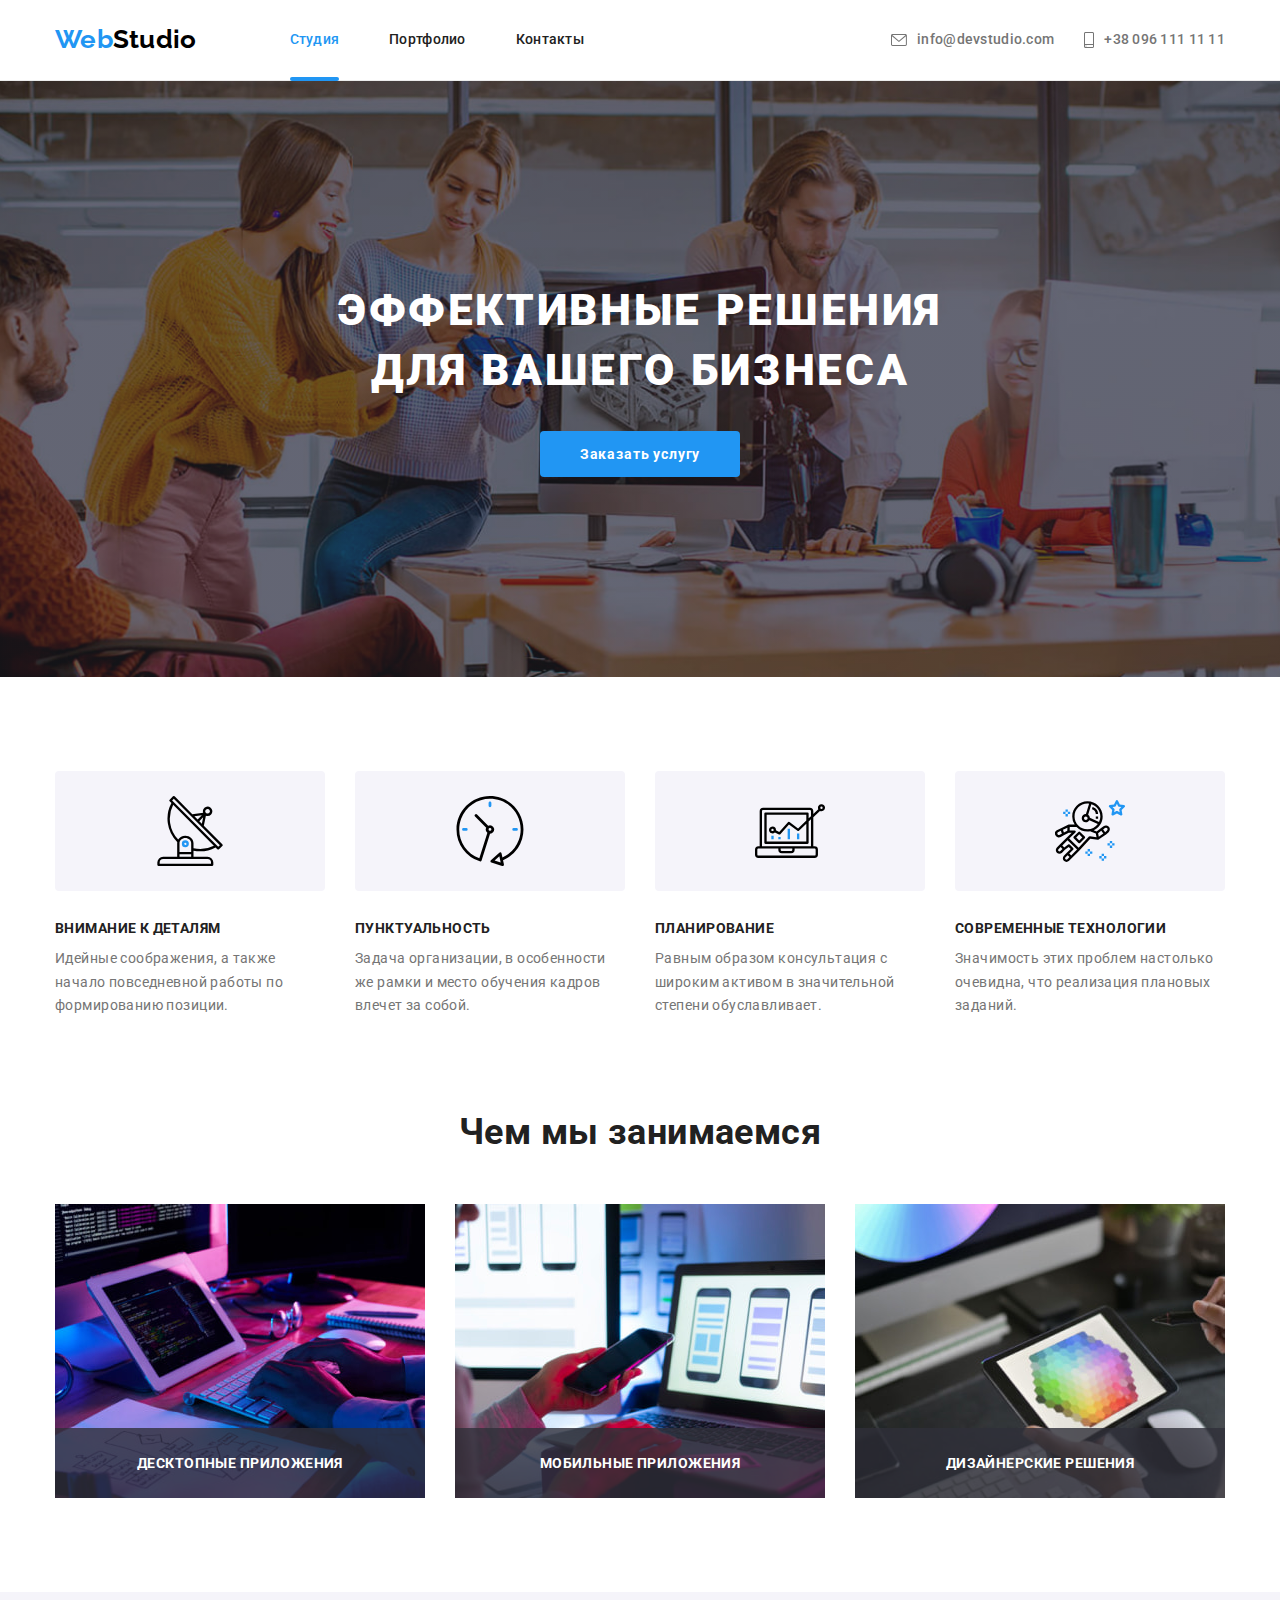
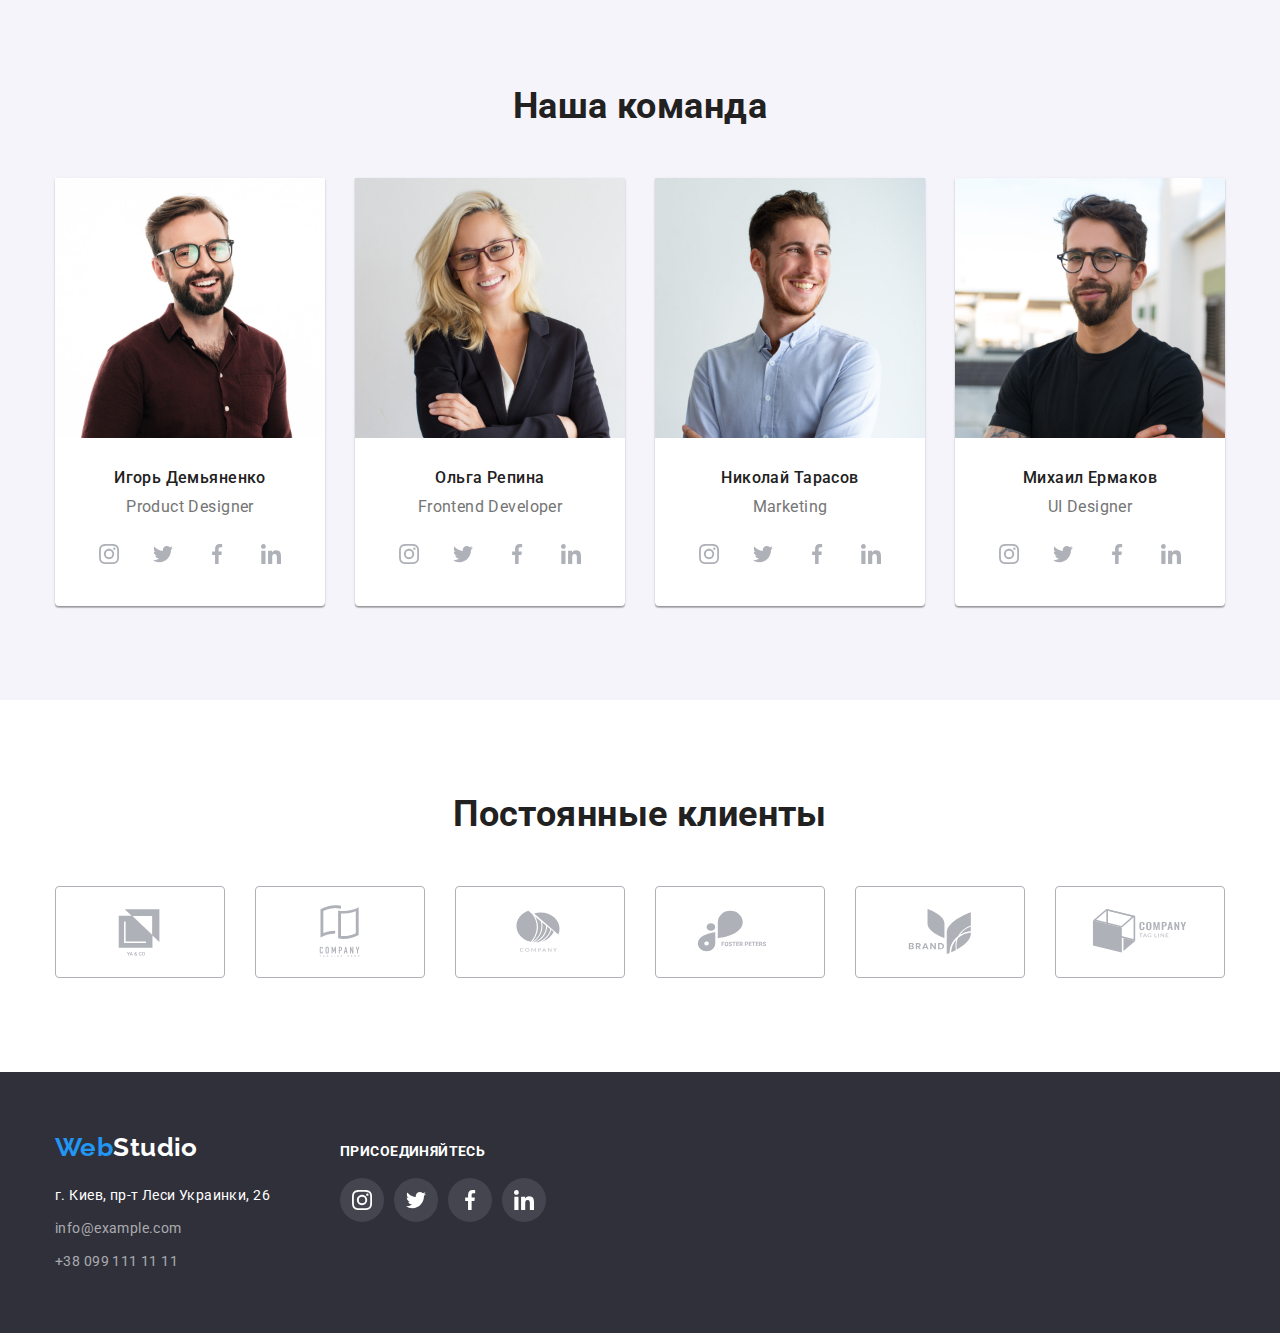
<file: index.html>
<!DOCTYPE html>
<html lang="ru">
  <head>
    <meta charset="UTF-8" />
    <meta http-equiv="X-UA-Compatible" content="IE=edge" />
    <meta name="viewport" content="width=device-width, initial-scale=1.0" />
    <title>Студия</title>
    <link rel="preconnect" href="https://fonts.gstatic.com" />
    <link
      href="https://fonts.googleapis.com/css2?family=Roboto:wght@400;500;700;900&family=Raleway:wght@700&display=swap"
      rel="stylesheet"
    />
    <link
      rel="stylesheet"
      href="https://cdn.jsdelivr.net/npm/modern-normalize@1.1.0/modern-normalize.min.css"
    />
    <link rel="stylesheet" href="./css/styles.css" />
  </head>
  <body>
    <!-- Page top -->
    <header class="page-header">
      <div class="container">
        <a class="logo link" href="./index.html" lang="en">
          <span class="logo-web">Web</span>Studio</a
        >
        <!-- Main navigation -->
        <nav class="site-nav">
          <ul class="site-nav-list list">
            <li class="nav-item">
              <a class="nav-link link current" href="./index.html">Студия</a>
            </li>
            <li class="nav-item">
              <a class="nav-link link" href="./portfolio.html">Портфолио</a>
            </li>
            <li class="nav-item">
              <a class="nav-link link" href="">Контакты</a>
            </li>
          </ul>
        </nav>
        <!-- Contacts -->
        <ul class="contact-header list">
          <li class="contact-item">
            <a class="contact-header-link link" href="mailto:info@devstudio.com">
              <svg class="contact-icon" width="16" height="12">
                <use href="./images/sprite.svg#mail"></use>
              </svg>
              info@devstudio.com
            </a>
          </li>
          <li class="contact-item">
            <a class="contact-header-link link" href="tel:+380961111111">
              <svg class="contact-icon" width="10" height="16">
                <use href="./images/sprite.svg#smartphone"></use>
              </svg>
              +38 096 111 11 11
            </a>
          </li>
        </ul>
      </div>
    </header>
    <!-- Unique content -->
    <main>
      <!-- Hero -->
      <section class="hero">
        <div class="container">
          <h1 class="hero-title centered">
            Эффективные решения <br />
            для вашего бизнеса
          </h1>
          <button class="hero-btn" type="button" data-modal-open>Заказать услугу</button>
          <!-- Modal window -->
          <div class="backdrop is-hidden" data-modal>
          <div class="modal-wrapper">
          <button class="modal-btn" type="button" data-modal-close>
            <svg class="close-btn" width="18" height="18">
              <use href="./images/sprite.svg#close-btn"></use>
            </svg>
          </button>
          </div>
          </div>
        </div>
      </section>
      <!-- Benefits -->
      <section class="benefits section">
        <div class="container">
          <h2 class="visually-hidden">Преимущества</h2>
          <ul class="benefits-list list">
            <li class="benefits-item">
              <div class="benefits-icon-container">
                <svg class="benefits-icon" width="70" height="70">
                  <use href="./images/sprite.svg#antena"></use>
                </svg>
              </div>
              <h3 class="benefits-item-title">Внимание к деталям</h3>
              <p class="benefits-item-text">
                Идейные соображения, а также начало повседневной работы по формированию позиции.
              </p>
            </li>
            <li class="benefits-item">
              <div class="benefits-icon-container">
                <svg class="benefits-icon" width="70" height="70">
                  <use href="./images/sprite.svg#clock"></use>
                </svg>
              </div>
              <h3 class="benefits-item-title">Пунктуальность</h3>
              <p class="benefits-item-text">
                Задача организации, в особенности же рамки и место обучения кадров влечет за собой.
              </p>
            </li>
            <li class="benefits-item">
              <div class="benefits-icon-container">
                <svg class="benefits-icon" width="70" height="70">
                  <use href="./images/sprite.svg#diagram"></use>
                </svg>
              </div>
              <h3 class="benefits-item-title">Планирование</h3>
              <p class="benefits-item-text">
                Равным образом консультация с широким активом в значительной степени обуславливает.
              </p>
            </li>
            <li class="benefits-item">
              <div class="benefits-icon-container">
                <svg class="benefits-icon" width="70" height="70">
                  <use href="./images/sprite.svg#astronaut"></use>
                </svg>
              </div>
              <h3 class="benefits-item-title">Современные технологии</h3>
              <p class="benefits-item-text">
                Значимость этих проблем настолько очевидна, что реализация плановых заданий.
              </p>
            </li>
          </ul>
        </div>
      </section>
      <!-- What we do -->
      <section class="what-we-do section">
        <div class="container">
          <h2 class="what-we-do-title centered">Чем мы занимаемся</h2>
          <ul class="what-we-do-list list">
            <li class="what-we-do-item">
              <img
                class="what-we-do-img"
                src="./images/What-we-do/coding.jpg"
                alt="Вёрстка сайта"
                width="370"
                height="294"
              />
              <p class="what-we-do-description">Десктопные приложения</p>
            </li>
            <li class="what-we-do-item">
              <img
                class="what-we-do-img"
                src="./images/What-we-do/mobile-app.jpg"
                alt="Разработка мобильных приложений"
                width="370"
                height="294"
              />
              <p class="what-we-do-description">Мобильные приложения</p>
            </li>
            <li class="what-we-do-item">
              <img
                class="what-we-do-img"
                src="./images/What-we-do/design.jpg"
                alt="Разработка дизайна"
                width="370"
                height="294"
              />
              <p class="what-we-do-description">Дизайнерские решения</p>
            </li>
          </ul>
        </div>
      </section>
      <!-- Our team -->
      <section class="team section">
        <div class="container">
          <h2 class="team-title centered">Наша команда</h2>
          <ul class="team-list list">
            <li class="team-item">
              <img
                class="team-item-photo"
                src="./images/Our-team/ihor-demyanenko.jpg"
                alt="Улыбающийся брюнет с бородой и в очках"
                width="270"
                height="260"
              />
              <div class="team-info-box">
                <h3 class="team-item-name centered">Игорь Демьяненко</h3>
                <p class="team-item-prof centered" lang="en">Product Designer</p>
                <ul class="team-social-list list">
                  <li class="social-item">
                    <a class="social-link" href="" aria-label="instagram">
                      <svg class="social-icon" width="20" height="20">
                        <use href="./images/sprite.svg#instagram"></use>
                      </svg>
                    </a>
                  </li>
                  <li class="social-item">
                    <a class="social-link" href="" aria-label="twitter">
                      <svg class="social-icon" width="20" height="20">
                        <use href="./images/sprite.svg#twitter"></use>
                      </svg>
                    </a>
                  </li>
                  <li class="social-item">
                    <a class="social-link" href="" aria-label="facebook">
                      <svg class="social-icon" width="20" height="20">
                        <use href="./images/sprite.svg#facebook"></use>
                      </svg>
                    </a>
                  </li>
                  <li class="social-item">
                    <a class="social-link" href="" aria-label="linkedin">
                      <svg class="social-icon" width="20" height="20">
                        <use href="./images/sprite.svg#linkedin"></use>
                      </svg>
                    </a>
                  </li>
                </ul>
              </div>
            </li>
            <li class="team-item">
              <img
                class="team-item-photo"
                src="./images/Our-team/olha-repina.jpg"
                alt="Улыбающаяся блондинка в очках"
                width="270"
                height="260"
              />
              <div class="team-info-box">
                <h3 class="team-item-name centered">Ольга Репина</h3>
                <p class="team-item-prof centered" lang="en">Frontend Developer</p>
                <ul class="team-social-list list">
                  <li class="social-item">
                    <a class="social-link" href="">
                      <svg class="social-icon" width="20" height="20">
                        <use href="./images/sprite.svg#instagram"></use>
                      </svg>
                    </a>
                  </li>
                  <li class="social-item">
                    <a class="social-link" href="" aria-label="twitter">
                      <svg class="social-icon" width="20" height="20">
                        <use href="./images/sprite.svg#twitter"></use>
                      </svg>
                    </a>
                  </li>
                  <li class="social-item">
                    <a class="social-link" href="" aria-label="facebook">
                      <svg class="social-icon" width="20" height="20">
                        <use href="./images/sprite.svg#facebook"></use>
                      </svg>
                    </a>
                  </li>
                  <li class="social-item">
                    <a class="social-link" href="" aria-label="linkedin">
                      <svg class="social-icon" width="20" height="20">
                        <use href="./images/sprite.svg#linkedin"></use>
                      </svg>
                    </a>
                  </li>
                </ul>
              </div>
            </li>
            <li class="team-item">
              <img
                class="team-item-photo"
                src="./images/Our-team/nikolai-tarasov.jpg"
                alt="Улыбающийся брюнет"
                width="270"
                height="260"
              />
              <div class="team-info-box">
                <h3 class="team-item-name centered">Николай Тарасов</h3>
                <p class="team-item-prof centered" lang="en">Marketing</p>
                <ul class="team-social-list list">
                  <li class="social-item">
                    <a class="social-link" href="" aria-label="instagram">
                      <svg class="social-icon" width="20" height="20">
                        <use href="./images/sprite.svg#instagram"></use>
                      </svg>
                    </a>
                  </li>
                  <li class="social-item">
                    <a class="social-link" href="" aria-label="twitter">
                      <svg class="social-icon" width="20" height="20">
                        <use href="./images/sprite.svg#twitter"></use>
                      </svg>
                    </a>
                  </li>
                  <li class="social-item">
                    <a class="social-link" href="" aria-label="facebook">
                      <svg class="social-icon" width="20" height="20">
                        <use href="./images/sprite.svg#facebook"></use>
                      </svg>
                    </a>
                  </li>
                  <li class="social-item">
                    <a class="social-link" href="" aria-label="linkedin">
                      <svg class="social-icon" width="20" height="20">
                        <use href="./images/sprite.svg#linkedin"></use>
                      </svg>
                    </a>
                  </li>
                </ul>
              </div>
            </li>
            <li class="team-item">
              <img
                class="team-item-photo"
                src="./images/Our-team/mihail-yermakov.jpg"
                alt="Ухмыляющийся брюнет"
                width="270"
                height="260"
              />
              <div class="team-info-box">
                <h3 class="team-item-name centered">Михаил Ермаков</h3>
                <p class="team-item-prof centered" lang="en">UI Designer</p>
                <ul class="team-social-list list">
                  <li class="social-item">
                    <a class="social-link" href="" aria-label="instagram">
                      <svg class="social-icon" width="20" height="20">
                        <use href="./images/sprite.svg#instagram"></use>
                      </svg>
                    </a>
                  </li>
                  <li class="social-item">
                    <a class="social-link" href="" aria-label="twitter">
                      <svg class="social-icon" width="20" height="20">
                        <use href="./images/sprite.svg#twitter"></use>
                      </svg>
                    </a>
                  </li>
                  <li class="social-item">
                    <a class="social-link" href="" aria-label="facebook">
                      <svg class="social-icon" width="20" height="20">
                        <use href="./images/sprite.svg#facebook"></use>
                      </svg>
                    </a>
                  </li>
                  <li class="social-item">
                    <a class="social-link" href="" aria-label="linkedin">
                      <svg class="social-icon" width="20" height="20">
                        <use href="./images/sprite.svg#linkedin"></use>
                      </svg>
                    </a>
                  </li>
                </ul>
              </div>
            </li>
          </ul>
        </div>
      </section>
      <!-- Clients -->
      <section class="clients section">
        <div class="container">
          <h2 class="clients-title centered">Постоянные клиенты</h2>
          <ul class="clients-list list">
            <li class="clients-item">
              <a class="clients-link" href="#">
                <svg class="clients-icon" width="106" height="60">
                  <use href="./images/sprite.svg#Logo1"></use>
                </svg>
              </a>
            </li>
            <li class="clients-item">
              <a class="clients-link" href="#">
                <svg class="clients-icon" width="106" height="60">
                  <use href="./images/sprite.svg#Logo2"></use>
                </svg>
              </a>
            </li>
            <li class="clients-item">
              <a class="clients-link" href="#">
                <svg class="clients-icon" width="106" height="60">
                  <use href="./images/sprite.svg#Logo3"></use>
                </svg>
              </a>
            </li>
            <li class="clients-item">
              <a class="clients-link" href="#">
                <svg class="clients-icon" width="106" height="60">
                  <use href="./images/sprite.svg#Logo4"></use>
                </svg>
              </a>
            </li>
            <li class="clients-item">
              <a class="clients-link" href="#">
                <svg class="clients-icon" width="106" height="60">
                  <use href="./images/sprite.svg#Logo5"></use>
                </svg>
              </a>
            </li>
            <li class="clients-item">
              <a class="clients-link" href="#">
                <svg class="clients-icon" width="106" height="60">
                  <use href="./images/sprite.svg#Logo6"></use>
                </svg>
              </a>
            </li>
          </ul>
        </div>
      </section>
    </main>
    <!-- Footer -->
    <footer class="footer">
      <div class="footer-container container">
        <div class="footer-contacts">
          <a class="logo-footer link" href="./index.html" lang="en">
            <span class="logo-web">Web</span>Studio</a
          >
          <address class="contacts-footer">
            <ul class="footer-list list">
              <li class="footer-address">г. Киев, пр-т Леси Украинки, 26</li>
              <li class="footer-list-item mail">
                <a class="footer-contact-link link" href="mailto:info@example.com"
                  >info@example.com</a
                >
              </li>
              <li class="footer-list-item phone">
                <a class="footer-contact-link link" href="tel:+380991111111">+38 099 111 11 11</a>
              </li>
            </ul>
          </address>
        </div>

        <!-- Footer social -->

        <div class="footer-social">
          <p class="social-text">Присоединяйтесь</p>
          <ul class="footer-social-list list">
            <li class="footer-social-item">
              <a class="footer-social-link" href="" aria-label="instagram">
                <svg class="social-icon" width="20" height="20">
                  <use href="./images/sprite.svg#instagram"></use>
                </svg>
              </a>
            </li>
            <li class="footer-social-item">
              <a class="footer-social-link" href="" aria-label="twitter">
                <svg class="social-icon" width="20" height="20">
                  <use href="./images/sprite.svg#twitter"></use>
                </svg>
              </a>
            </li>
            <li class="footer-social-item">
              <a class="footer-social-link" href="" aria-label="facebook">
                <svg class="social-icon" width="20" height="20">
                  <use href="./images/sprite.svg#facebook"></use>
                </svg>
              </a>
            </li>
            <li class="footer-social-item">
              <a class="footer-social-link" href="" aria-label="linkedin">
                <svg class="social-icon" width="20" height="20">
                  <use href="./images/sprite.svg#linkedin"></use>
                </svg>
              </a>
            </li>
          </ul>
        </div>
      </div>
    </footer>
    <script src="./js/modal.js"></script>
  </body>
</html>
</file>
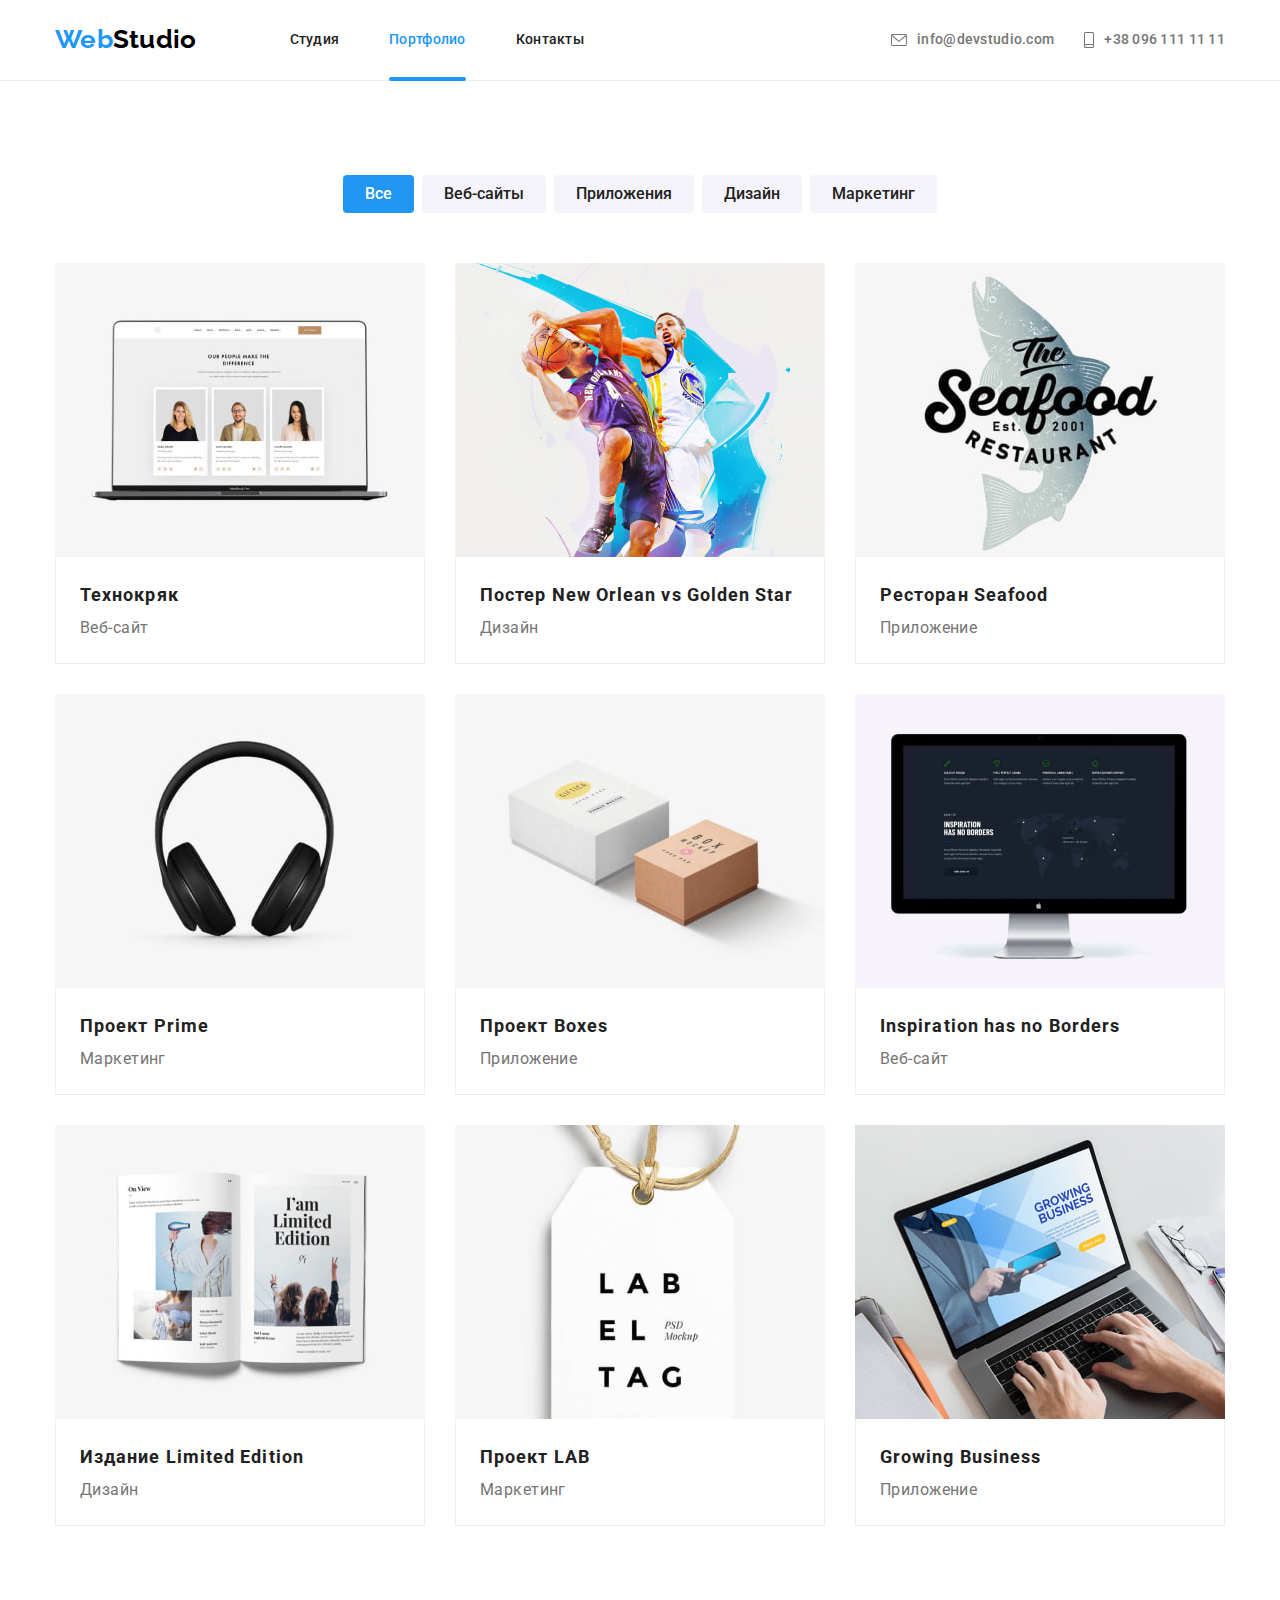
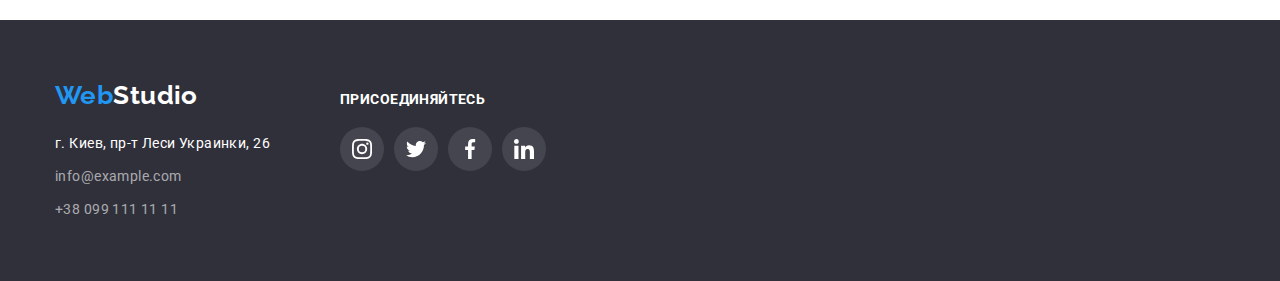
<file: portfolio.html>
<!DOCTYPE html>
<html lang="ru">
  <head>
    <meta charset="UTF-8" />
    <meta http-equiv="X-UA-Compatible" content="IE=edge" />
    <meta name="viewport" content="width=device-width, initial-scale=1.0" />
    <title>Портфолио</title>
    <link rel="preconnect" href="https://fonts.gstatic.com" />
    <link
      href="https://fonts.googleapis.com/css2?family=Roboto:wght@400;500;700;900&family=Raleway:wght@700&display=swap"
      rel="stylesheet"
    />
    <link
      rel="stylesheet"
      href="https://cdn.jsdelivr.net/npm/modern-normalize@1.1.0/modern-normalize.min.css"
    />
    <link rel="stylesheet" href="./css/styles.css" />
  </head>
  <body>
    <!-- Page top -->
   <header class="page-header">
      <div class="container">
        <a class="logo link" href="./index.html" lang="en">
          <span class="logo-web">Web</span>Studio</a
        >
        <!-- Main navigation -->
        <nav class="site-nav">
          <ul class="site-nav-list list">
            <li class="nav-item">
              <a class="nav-link link" href="./index.html">Студия</a>
            </li>
            <li class="nav-item">
              <a class="nav-link link current" href="./portfolio.html">Портфолио</a>
            </li>
            <li class="nav-item">
              <a class="nav-link link" href="">Контакты</a>
            </li>
          </ul>
        </nav>
        <!-- Contacts -->
        <ul class="contact-header list">
          <li class="contact-item">
            <a class="contact-header-link link" href="mailto:info@devstudio.com">
              <svg class="contact-icon" width="16" height="12">
                <use href="./images/sprite.svg#mail"></use>
              </svg>
              info@devstudio.com
            </a>
          </li>
          <li class="contact-item">
            <a class="contact-header-link link" href="tel:+380961111111">
              <svg class="contact-icon" width="10" height="16">
                <use href="./images/sprite.svg#smartphone"></use>
              </svg>
              +38 096 111 11 11
            </a>
          </li>
        </ul>
      </div>
    </header>
    <main class="portfolio-page">
      <!-- Portfolio -->
      <section class="portfolio section">
        <div class="container">
          <h1 class="visually-hidden">Portfolio</h1>
          <!-- Filter -->
          <ul class="filter-list list">
            <!-- цвет фона, цвет текста, ховер, фокус -->
            <li class="filter-item"><button class="filter-btn all" type="button">Все</button></li>
            <li class="filter-item">
              <button class="filter-btn wed-sites" type="button">Веб-сайты</button>
            </li>
            <li class="filter-item">
              <button class="filter-btn apps" type="button">Приложения</button>
            </li>
            <li class="filter-item">
              <button class="filter-btn design" type="button">Дизайн</button>
            </li>
            <li class="filter-item">
              <button class="filter-btn marketing" type="button">Маркетинг</button>
            </li>
          </ul>
          <!-- Projects -->
          <ul class="projects-list list">
            <li class="projects-item">
              <a class="projects-link link" href="#">
                <div class="projects-overlay">
                  <img class="projects-photo"
                  src="./images/projects/technokriak.jpg"
                  alt="Технокряк"
                  width="370"
                  height="294"
                />
                <p class="projects-description">
                  Ресурс предлагает комплексные предложения с разным уровнем функционала и сервисов. 
                  Все это позволит посетителю получить исчерпывающие сведения о компании или частном лице.
                </p>
                </div>
                <div class="projects-text">
                  <h2 class="projects-subtitle">Технокряк</h2>
                  <p class="projects-type">Веб-сайт</p>
                </div>
              </a>  
            </li>
            <li class="projects-item">
              <a class="projects-link link" href="#">
                <div class="projects-overlay">
                <img class="projects-photo"
                  src="./images/projects/poster-new-orlean.jpg"
                  alt="Баскетболисты"
                  width="370"
                  height="294"
                />
                <p class="projects-description">
                  Ресурс предлагает комплексные предложения с разным уровнем функционала и сервисов. 
                  Все это позволит посетителю получить исчерпывающие сведения о компании или частном лице.
                </p>
                </div>
                <div class="projects-text">
                  <h2 class="projects-subtitle">
                    Постер <span lang="en">New Orlean vs Golden Star</span>
                  </h2>
                  <p class="projects-type">Дизайн</p>
                </div>
              </a>
            </li>
            <li class="projects-item">
              <a class="projects-link link" href="#">
                <div class="projects-overlay">
                <img class="projects-photo"
                  src="./images/projects/app-seefood.jpg"
                  alt="Логотип ресторана"
                  width="370"
                  height="294"
                />
                <p class="projects-description">
                  Ресурс предлагает комплексные предложения с разным уровнем функционала и сервисов. 
                  Все это позволит посетителю получить исчерпывающие сведения о компании или частном лице.
                </p>
                </div>
                <div class="projects-text">
                  <h2 class="projects-subtitle">Ресторан <span lang="en">Seafood</span></h2>
                  <p class="projects-type">Приложение</p>
                </div>
              </a>
            </li>
            <li class="projects-item">
              <a class="projects-link link" href="#">
                <div class="projects-overlay">
                <img class="projects-photo"
                  src="./images/projects/project-prime.jpg"
                  alt="Логотип"
                  width="370"
                  height="294"
                />
                <p class="projects-description">
                  Ресурс предлагает комплексные предложения с разным уровнем функционала и сервисов. 
                  Все это позволит посетителю получить исчерпывающие сведения о компании или частном лице.
                </p>
                </div>
                <div class="projects-text">
                  <h2 class="projects-subtitle">Проект <span lang="uk">Prime</span></h2>
                  <p class="projects-type">Маркетинг</p>
                </div>
              </a>
            </li>
            <li class="projects-item">
              <a class="projects-link link" href="#">
                <div class="projects-overlay">
                <img class="projects-photo"
                  src="./images/projects/app-boxes.jpg"
                  alt="Логотип"
                  width="370"
                  height="294"
                />
                <p class="projects-description">
                  Ресурс предлагает комплексные предложения с разным уровнем функционала и сервисов. 
                  Все это позволит посетителю получить исчерпывающие сведения о компании или частном лице.
                </p>
                </div>
                <div class="projects-text">
                  <h2 class="projects-subtitle">Проект <span lang="en">Boxes</span></h2>
                  <p class="projects-type">Приложение</p>
                </div>
              </a>
            </li>
            <li class="projects-item">
              <a class="projects-link link" href="#">
                <div class="projects-overlay">
                <img class="projects-photo"
                  src="./images/projects/inspiration.jpg"
                  alt="Логотип"
                  width="370"
                  height="294"
                />
                <p class="projects-description">
                  Ресурс предлагает комплексные предложения с разным уровнем функционала и сервисов. 
                  Все это позволит посетителю получить исчерпывающие сведения о компании или частном лице.
                </p>
                </div>
                <div class="projects-text">
                  <h2 class="projects-subtitle" lang="en">Inspiration has no Borders</h2>
                  <p class="projects-type">Веб-сайт</p>
                </div>
              </a>
            </li>
            <li class="projects-item">
              <a class="projects-link link" href="#">
                <div class="projects-overlay">
                <img class="projects-photo"
                  src="./images/projects/limited-edition.jpg"
                  alt="Логотип"
                  width="370"
                  height="294"
                />
                <p class="projects-description">
                  Ресурс предлагает комплексные предложения с разным уровнем функционала и сервисов. 
                  Все это позволит посетителю получить исчерпывающие сведения о компании или частном лице.
                </p>
                </div>
                <div class="projects-text">
                  <h2 class="projects-subtitle">Издание <span lang="en">Limited Edition</span></h2>
                  <p class="projects-type">Дизайн</p>
                </div>
              </a>
            </li>
            <li class="projects-item">
              <a class="projects-link link" href="#">
                <div class="projects-overlay">
                <img class="projects-photo"
                  src="./images/projects/project-lab.jpg"
                  alt="Логотип"
                  width="370"
                  height="294"
                />
                <p class="projects-description">
                  Ресурс предлагает комплексные предложения с разным уровнем функционала и сервисов. 
                  Все это позволит посетителю получить исчерпывающие сведения о компании или частном лице.
                </p>
                </div>
                <div class="projects-text">
                  <h2 class="projects-subtitle">Проект <span lang="en">LAB</span></h2>
                  <p class="projects-type">Маркетинг</p>
                </div>
              </a>
            </li>
            <li class="projects-item">
              <a class="projects-link link" href="#">
                <div class="projects-overlay">
                <img class="projects-photo"
                  src="./images/projects/growing-business.jpg"
                  alt="Логотип"
                  width="370"
                  height="294"
                />
                <p class="projects-description">
                  Ресурс предлагает комплексные предложения с разным уровнем функционала и сервисов. 
                  Все это позволит посетителю получить исчерпывающие сведения о компании или частном лице.
                </p>
                </div>
                <div class="projects-text">
                  <h2 class="projects-subtitle" lang="en">Growing Business</h2>
                  <p class="projects-type">Приложение</p>
                </div>
              </a>
            </li>
          </ul>
        </div>
      </section>
    </main>
    <!-- Footer -->
    <footer class="footer">
      <div class="footer-container container">
        <div class="footer-contacts">
          <a class="logo-footer link" href="./index.html" lang="en">
            <span class="logo-web">Web</span>Studio</a
          >
          <address class="contacts-footer">
            <ul class="footer-list list">
              <li class="footer-address">г. Киев, пр-т Леси Украинки, 26</li>
              <li class="footer-list-item mail">
                <a class="footer-contact-link link" href="mailto:info@example.com"
                  >info@example.com</a
                >
              </li>
              <li class="footer-list-item phone">
                <a class="footer-contact-link link" href="tel:+380991111111">+38 099 111 11 11</a>
              </li>
            </ul>
          </address>
        </div>

        <!-- Footer social -->

        <div class="footer-social">
          <p class="social-text">Присоединяйтесь</p>
        <ul class="footer-social-list list">
          <li class="footer-social-item">
            <a class="footer-social-link" href="">
              <svg class="social-icon" width="20" height="20">
                <use href="./images/sprite.svg#instagram"></use>
              </svg>
            </a>
          </li>
          <li class="footer-social-item">
            <a class="footer-social-link" href="">
              <svg class="social-icon" width="20" height="20">
                <use href="./images/sprite.svg#twitter"></use>
              </svg>
            </a>
          </li>
          <li class="footer-social-item">
            <a class="footer-social-link" href="">
              <svg class="social-icon" width="20" height="20">
                <use href="./images/sprite.svg#facebook"></use>
              </svg>
            </a>
          </li>
          <li class="footer-social-item">
            <a class="footer-social-link" href="">
              <svg class="social-icon" width="20" height="20">
                <use href="./images/sprite.svg#linkedin"></use>
              </svg>
            </a>
          </li>
        </ul>
        </div>
      </div>
    </footer>
  </body>
</html>
</file>
<file: css/styles.css>
:root {
  --main-text-color: #212121;
  --main-white: #ffffff;
  --header-logo-color: #000000;
  --web-logo-color: #2196f3;
  --sub-color: #757575;
  --footer-background-color: #2f303a;
  --team-background-color: #f5f4fa;
  --footer-social-background: rgba(255, 255, 255, 0.1);
  --footer-contacts-color: rgba(255, 255, 255, 0.6);
  --btn-hover: #188ce8;
  --icons: #afb1b8;
  --border-header-color: #ececec;
  --main-background: rgba(47, 48, 58, 0.4);
  --what-we-do-background: rgba(47, 48, 58, 0.8);
  --black-shadow-02: rgba(0, 0, 0, 0.2);
  --black-shadow-06: rgba(0, 0, 0, 0.06);
  --black-shadow-08: rgba(0, 0, 0, 0.08);
  --black-shadow-10: rgba(0, 0, 0, 0.1);
  --black-shadow-12: rgba(0, 0, 0, 0.12);
  --black-shadow-14: rgba(0, 0, 0, 0.14);
  --black-shadow-16: rgba(0, 0, 0, 0.16);
  --projects-border: #eeeeee;
  --general-duration: 250ms;
  --general-cubic: cubic-bezier(0.4, 0, 0.2, 1);
}

html {
  scroll-behavior: smooth;
}

body {
  font-family: 'Roboto', sans-serif;
  font-size: 14px;
  color: var(--main-text-color);
  letter-spacing: 0.03em;

  background-color: var(--main-white);
}

h1,
h2,
h3,
p,
ul {
  margin: 0;
  padding: 0;
}

img {
  display: block;
  max-width: 100%;
  height: auto;
}

.link {
  text-decoration: none;
}

.list {
  list-style-type: none;
}

.hero-btn,
.filter-btn {
  cursor: pointer;
}

.centered {
  text-align: center;
}

.section {
  padding-top: 94px;
  padding-bottom: 94px;
}

.container {
  width: 1200px;
  padding-left: 15px;
  padding-right: 15px;
  margin-right: auto;
  margin-left: auto;
}

.visually-hidden {
  position: absolute;
  white-space: nowrap;
  width: 1px;
  height: 1px;
  overflow: hidden;
  border: 0;
  padding: 0;
  clip: rect(0 0 0 0);
  clip-path: inset(50%);
  margin: -1px;
}

/*  Header  */

.page-header {
  font-weight: 500;
  line-height: 1.14;
  letter-spacing: 0.02em;

  border-bottom: 1px solid var(--border-header-color);
}

/* Logo header */

.logo,
.logo-footer {
  font-family: 'Raleway';
  font-style: inherit;
  font-weight: 700;
  font-size: 26px;
  line-height: 1.2;
}

.page-header .container {
  display: flex;
  justify-content: space-between;
  align-items: center;
}

.logo {
  padding-top: 24px;
  padding-bottom: 24px;
  margin-right: 93px;

  color: var(--header-logo-color);
}

.logo-web {
  color: var(--web-logo-color);
}

/* Main navigation */

.site-nav {
  margin-right: auto;
}

.site-nav-list {
  display: flex;
}

.nav-item:not(.nav-item:last-child) {
  margin-right: 50px;
}

.nav-item {
  position: relative;
}

.nav-link {
  display: inline-block;
  padding: 32px 0;

  color: var(--main-text-color);

  transition: color var(--general-duration) var(--general-cubic);
}

.current {
  color: var(--web-logo-color);
}

.nav-link.current::after {
  content: '';

  position: absolute;
  left: 0;
  bottom: -1px;

  display: block;
  width: 100%;
  height: 4px;

  background-color: var(--web-logo-color);
  border-radius: 2px;
}

/* Header contacts */

.contact-header {
  display: flex;
  align-items: center;
}

.contact-item:not(.contact-item:last-child) {
  margin-right: 30px;
}

.contact-header-link {
  display: flex;
  align-items: center;
  padding-top: 32px;
  padding-bottom: 32px;

  color: var(--sub-color);

  transition: color var(--general-duration) var(--general-cubic);
}

.contact-icon {
  margin-right: 10px;

  fill: currentColor;
}

.nav-link:hover,
.nav-link:focus,
.contact-header-link:hover,
.contact-header-link:focus {
  color: var(--web-logo-color);
}

/*  Hero  */

.hero {
  max-width: 1600px;
  padding-top: 200px;
  padding-bottom: 200px;
  margin: 0 auto;

  background-image: linear-gradient(to right, var(--main-background), var(--main-background)),
    url(../images/hero/background-hero.jpg);
  background-size: cover;
  background-repeat: no-repeat;
  background-position: 50% 50%;
}

.hero-title {
  margin-bottom: 30px;

  font-weight: 900;
  font-size: 44px;
  line-height: 1.36;
  letter-spacing: 0.06em;
  text-transform: uppercase;
  text-align: center;
  color: var(--main-white);
}

.hero-btn {
  display: block;
  min-width: 200px;
  padding: 10px 32px;
  margin: 0 auto;

  font-family: inherit;
  font-weight: 700;
  line-height: 1.875;
  letter-spacing: 0.06em;
  color: var(--main-white);

  background-color: var(--web-logo-color);
  border-radius: 4px;
  border-style: none;

  transition: background-color var(--general-duration) var(--general-cubic);
}

.hero-btn:hover,
.hero-btn:focus {
  background-color: var(--btn-hover);
}

/* Modal */

.backdrop {
  position: fixed;
  top: 0;
  left: 0;
  z-index: 2;

  width: 100%;
  height: 100%;

  background-color: var(--black-shadow-02);

  transition: all var(--general-duration) var(--general-cubic);
}

.backdrop.is-hidden {
  visibility: hidden;
  opacity: 0;
  pointer-events: none;

  transition: visibility var(--general-duration) var(--general-cubic),
  opacity var(--general-duration) var(--general-cubic);
}

.modal-wrapper {
  position: absolute;
  top: 50%;
  left: 50%;
  transform: translate(-50%, -50%);

  width: 528px;
  height: 581px;

  background-color: var(--main-white);

  transition: all var(--general-duration) var(--general-cubic);
}

.modal-btn {
  position: absolute;
  top: 8px;
  right: 8px;

  display: flex;
  justify-content: center;
  align-items: center;
  width: 30px;
  height: 30px;
  padding: 0;

  border-radius: 50%;
  border: 1px solid rgba(0, 0, 0, 0.1);
  background-color: var(--main-white);

  cursor: pointer;
}

/*  Benefits  */

.benefits-list {
  display: flex;
}

.benefits-item:not(.benefits-item:last-child) {
  margin-right: 30px;
}

.benefits-item {
  width: 270px;
}

.benefits-icon-container {
  display: flex;
  justify-content: center;
  align-items: center;
  width: 270px;
  height: 120px;
  margin-bottom: 30px;

  background-color: var(--team-background-color);
  border-radius: 4px;
}

.benefits-item-title {
  margin-bottom: 10px;

  font-size: inherit;
  font-weight: 700;
  line-height: 1.14;
  text-transform: uppercase;
}

.benefits-item-text {
  line-height: 1.7;
  color: var(--sub-color);
}

/* Title styles */

.what-we-do-title,
.team-title,
.clients-title {
  margin-bottom: 50px;

  font-weight: 700;
  font-size: 36px;
  line-height: 1.16;
}

/*  What we do  */

.what-we-do {
  padding-top: 0;
}

.what-we-do-list {
  display: flex;
  justify-content: center;
}

.what-we-do-item:not(:last-child) {
  margin-right: 30px;
}

.what-we-do-item {
  position: relative;
}

.what-we-do-description {
  position: absolute;
  left: 0;
  bottom: 0;

  display: flex;
  justify-content: center;
  align-items: center;
  width: 370px;
  height: 70px;

  font-weight: 700;
  line-height: 1.1428;
  text-align: center;
  text-transform: uppercase;
  color: var(--main-white);

  background-color: var(--what-we-do-background);
}

/*  Team  */

.team {
  background-color: var(--team-background-color);
}

.team-list {
  display: flex;
}

.team-item {
  display: block;

  background-color: var(--main-white);
  border-radius: 0px 0px 4px 4px;
  box-shadow: 0px 1px 3px var(--black-shadow-12), 0px 1px 1px var(--black-shadow-14),
    0px 2px 1px var(--black-shadow-02);
}

.team-item:not(:last-child) {
  margin-right: 30px;
}

.team-info-box {
  padding: 30px 32px;
}

.team-item-name,
.team-item-prof {
  font-size: 16px;
  line-height: 1.1875;
}

.team-item-name {
  margin-bottom: 10px;

  font-weight: 500;
}

.team-item-prof {
  margin-bottom: 16px;

  color: var(--sub-color);
}

.team-social-list {
  display: flex;
  justify-content: center;
  margin: 0 auto;
}

.social-item:not(:last-child) {
  margin-right: 10px;
}

.social-link {
  display: flex;
  justify-content: center;
  align-items: center;
  width: 44px;
  height: 44px;

  fill: var(--icons);

  transition: fill var(--general-duration) var(--general-cubic),
    background-color var(--general-duration) var(--general-cubic),
}

.social-link:hover,
.social-link:focus {
  fill: var(--main-white);
  background-color: var(--web-logo-color);
  border-radius: 50%;
}

/* Clients */

.clients-title {
  margin-bottom: 50px;
}

.clients-list {
  display: flex;
  justify-content: center;
  align-items: center;
}

.clients-item:not(:last-child) {
  margin-right: 30px;
}

.clients-link {
  display: flex;
  justify-content: center;
  align-items: center;
  width: 170px;
  height: 92px;

  border: 1px solid var(--icons);
  border-radius: 4px;
  fill: var(--icons);

  transition: fill var(--general-duration) var(--general-cubic),
    border-color var(--general-duration) var(--general-cubic);
}

.clients-link:hover,
.clients-link:focus {
  fill: var(--web-logo-color);
  border-color: var(--web-logo-color);
}

/*  Footer  */

.footer {
  background-color: var(--footer-background-color);
}

.footer {
  padding-top: 60px;
  padding-bottom: 60px;
}

.footer-container {
  display: flex;
  align-items: baseline;
}

.footer-contacts {
  margin-right: 70px;
}

.logo-footer,
.footer-address {
  color: var(--main-white);
}

.logo-footer {
  display: inline-block;
  margin-bottom: 20px;
}

.footer-address,
.mail {
  margin-bottom: 9px;
}

.contacts-footer {
  font-style: normal;
  line-height: 1.715;
}

.footer-contact-link {
  color: var(--footer-contacts-color);

  transition: color var(--general-duration) var(--general-cubic);
}

.footer-contact-link:hover,
.footer-contact-link:focus {
  color: var(--web-logo-color);
}

/* Footer social */

.social-text {
  margin-bottom: 20px;

  font-weight: 700;
  line-height: 1.1428;
  text-transform: uppercase;
  color: var(--main-white);
}

.footer-social-list {
  display: flex;
  margin: 0 auto;
  justify-content: center;
}

.footer-social-item:not(:last-child) {
  margin-right: 10px;
}

.footer-social-link {
  display: flex;
  justify-content: center;
  align-items: center;
  width: 44px;
  height: 44px;

  border-radius: 50%;
  background-color: var(--footer-social-background);
  fill: var(--main-white);

  transition: background-color var(--general-duration) var(--general-cubic);
}

.footer-social-link:hover,
.footer-social-link:focus {
  background-color: var(--web-logo-color);
}

/*  Filter  */

.filter-list {
  display: flex;
  justify-content: center;
  margin-bottom: 50px;
}

.filter-item:not(.filter-item:last-child) {
  margin-right: 8px;
}

.filter-btn {
  padding: 6px 22px;

  font-family: inherit;
  font-weight: 500;
  font-size: 16px;
  line-height: 1.625;
  color: var(--main-text-color);

  background-color: var(--team-background-color);
  border-radius: 4px;
  border-style: none;

  transition: color var(--general-duration) var(--general-cubic),
    background-color var(--general-duration) var(--general-cubic),
    box-shadow var(--general-duration) var(--general-cubic);
}

.filter-btn:hover,
.filter-btn:focus {
  color: var(--main-white);

  background-color: var(--web-logo-color);
  box-shadow: 0 2px 2px 0 var(--black-shadow-12), 0 1px 2px 0 var(--black-shadow-08),
    0 3px 1px 0 var(--black-shadow-10);
}

.all {
  color: var(--main-white);

  background-color: var(--web-logo-color);
}

/*  Projects  */

.projects-list {
  display: flex;
  flex-wrap: wrap;
}

.projects-item:not(.projects-item:nth-child(3n + 3)) {
  margin-right: 30px;
}

.projects-item:not(.projects-item:nth-last-child(-n + 3)) {
  margin-bottom: 30px;
}

.projects-link {
  /* position: relative; */

  display: block;
  width: 370px;

  transition: box-shadow var(--general-duration) var(--general-cubic);
}

.projects-link:hover,
.projects-link:focus {
  box-shadow: 1px 4px 6px 0 var(--black-shadow-16), 0 4px 4px 0 var(--black-shadow-06),
    0 1px 1px 0 var(--black-shadow-12);
}

.projects-text {
  padding: 20px 24px;

  border-right: 1px solid var(--projects-border);
  border-bottom: 1px solid var(--projects-border);
  border-left: 1px solid var(--projects-border);
}

.projects-subtitle {
  font-weight: 700;
  font-size: 18px;
  line-height: 2;
  letter-spacing: 0.06em;
  color: var(--main-text-color);
}

.projects-type {
  font-size: 16px;
  line-height: 1.875;
  color: var(--sub-color);
}

.projects-overlay {
  position: relative;
  overflow: hidden;
}

.projects-description {
  position: absolute;
  top: 0;
  left: 0;
  transform: translateY(101%);

  width: 100%;
  padding: 63px 24px;

  font-size: 18px;
  line-height: 1.55;
  color: var(--main-white);

  background-color: rgba(33, 150, 243, 0.9);

  transition: transform var(--general-duration) var(--general-cubic);
}

.projects-link:hover .projects-description,
.projects-link:focus .projects-description {
  transform: translateY(0%);
}
</file>
